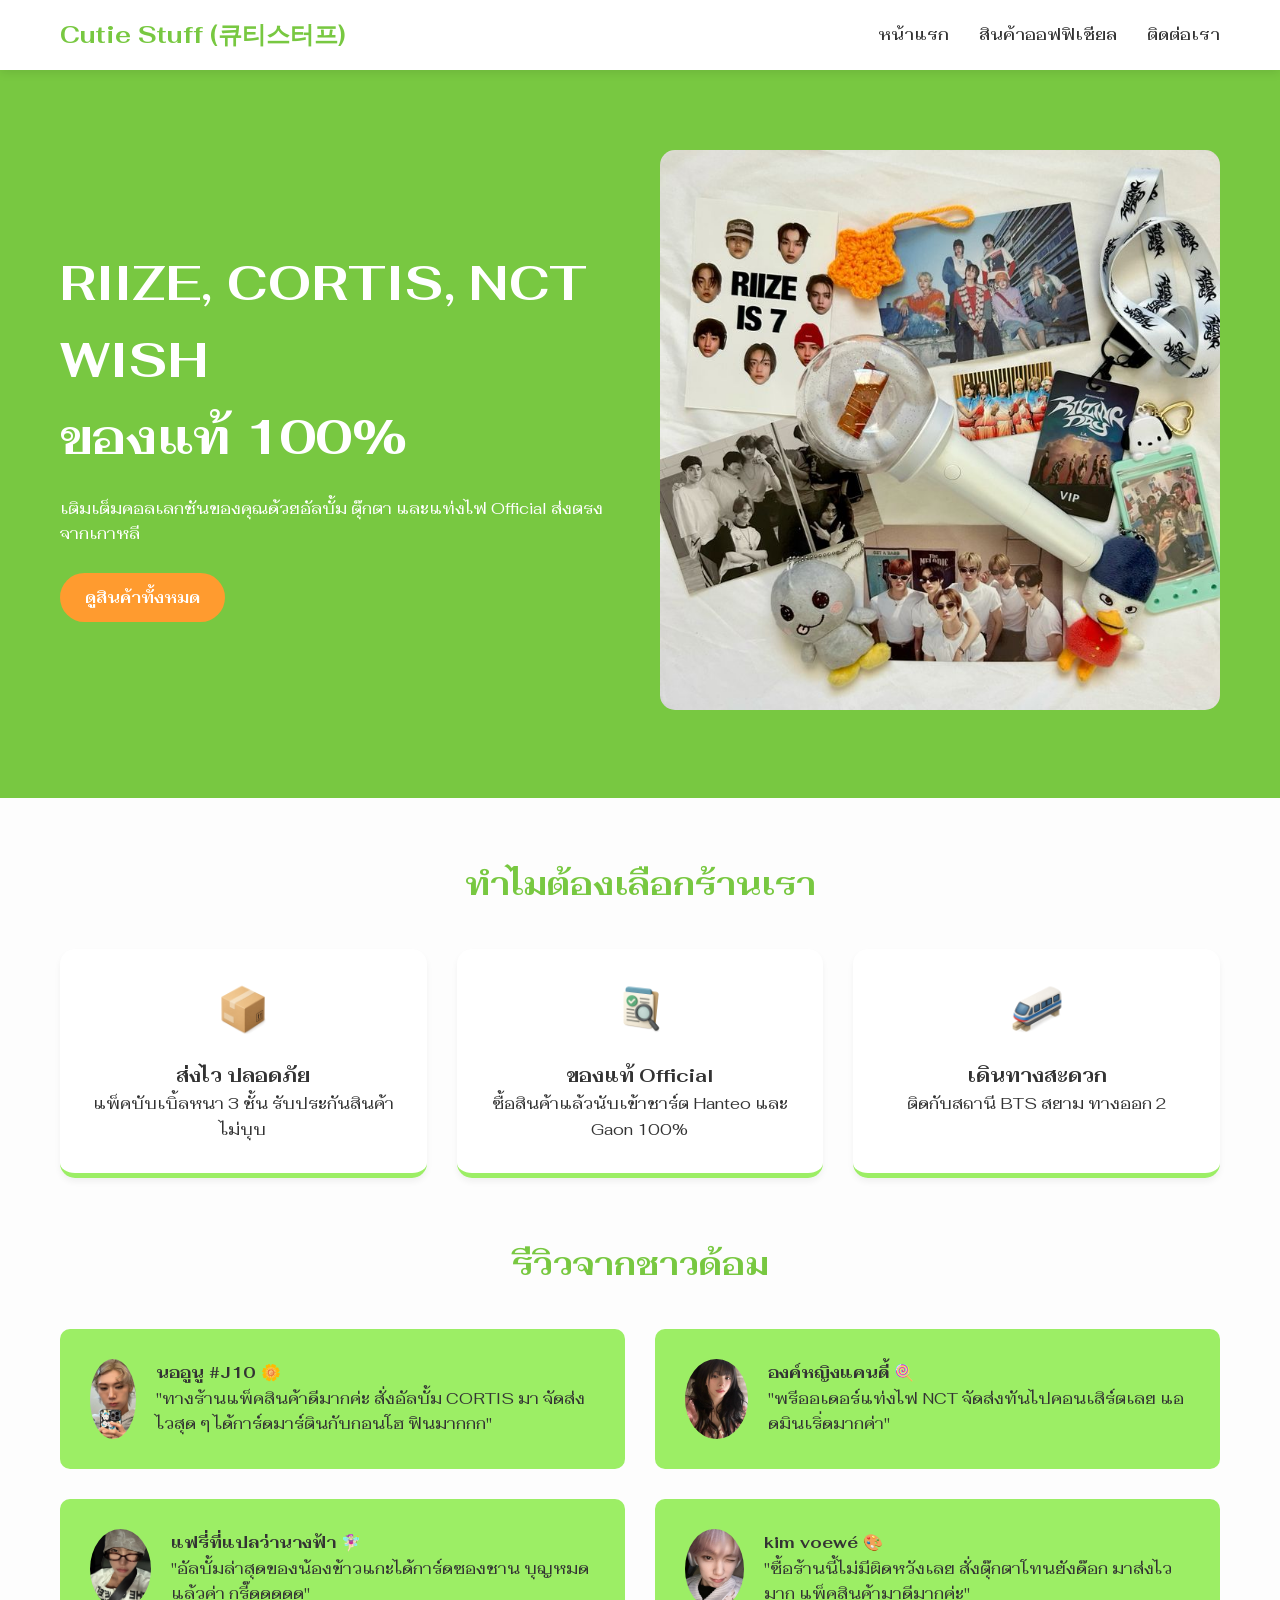
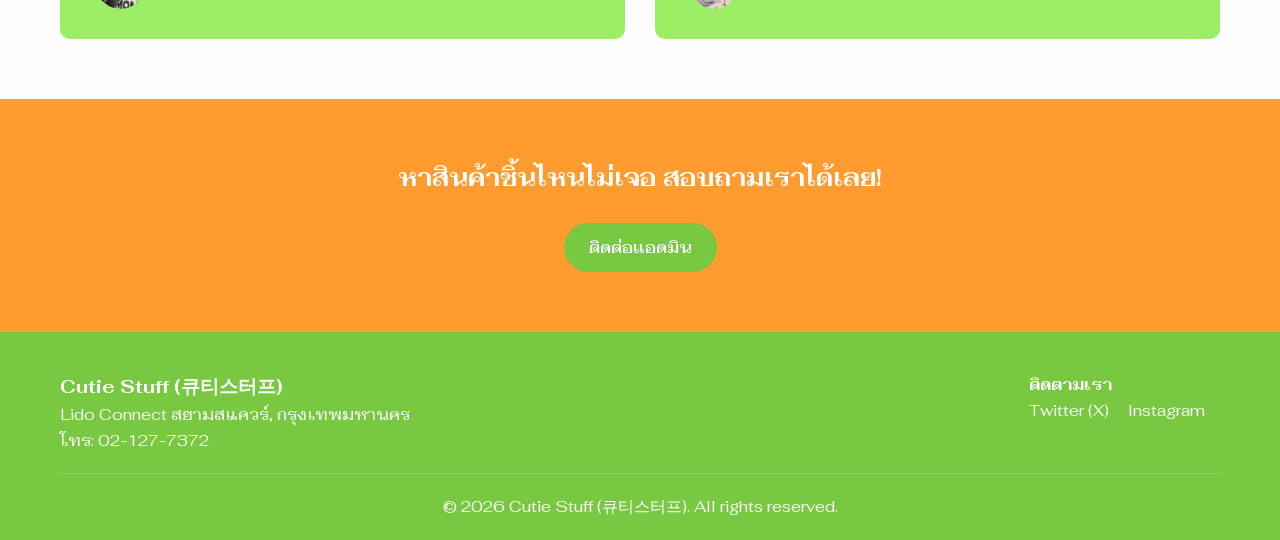
<file: index.html>
<!DOCTYPE html>
<html lang="th">
<head>
    <meta charset="UTF-8">
    <meta name="viewport" content="width=device-width, initial-scale=1.0">
    <title>Cutie Stuff Store</title>
    <link rel="icon" type="image/jpeg" href="images/icon-fourclover.png">
    <link rel="stylesheet" href="css/style.css">
</head>
<body>
    <header class="navbar">
        <div class="container nav-container">
            <a href="index.html" class="logo">Cutie Stuff (큐티스터프)</a>
            <nav>
                <ul class="nav-links">
                    <li><a href="index.html">หน้าแรก</a></li>
                    <li><a href="menu.html">สินค้าออฟฟิเชียล</a></li>
                    <li><a href="contact.html">ติดต่อเรา</a></li>
                </ul>
            </nav>
        </div>
    </header>
    <main>
        <section class="hero">
            <div class="container" style="display: flex; align-items: center;">
                <div class="hero-content">
                    <h1>RIIZE, CORTIS, NCT WISH <br> ของแท้ 100%</h1>
                    <p>เติมเต็มคอลเลกชันของคุณด้วยอัลบั้ม ตุ๊กตา และแท่งไฟ Official ส่งตรงจากเกาหลี</p>
                    <br>
                    <a href="menu.html" class="btn btn-primary">ดูสินค้าทั้งหมด</a>
                </div>
                <div class="hero-image">
                    <img src="images/riize-merch.jpeg" alt="แบนเนอร์โปรโมทสินค้า">
                </div>
            </div>
        </section>

        <section class="container">
            <h2 class="section-title">ทำไมต้องเลือกร้านเรา</h2>
            <div class="features-grid">
                <div class="feature-card">
                    <img src="images/icon-box.png" alt="ไอคอนส่งของ">
                    <h3>ส่งไว ปลอดภัย</h3>
                    <p>แพ็คบับเบิ้ลหนา 3 ชั้น รับประกันสินค้าไม่บุบ</p>
                </div>
                <div class="feature-card">
                    <img src="images/icon-official.png" alt="ไอคอนออฟฟิเชียล">
                    <h3>ของแท้ Official</h3>
                    <p>ซื้อสินค้าแล้วนับเข้าชาร์ต Hanteo และ Gaon 100%</p>
                </div> 
                <div class="feature-card">
                    <img src="images/icon-train.png" alt="ไอคอนการ์ด">
                    <h3>เดินทางสะดวก</h3>
                    <p>ติดกับสถานี BTS สยาม ทางออก 2</p>
                </div>      
            </div>
        </section>

        <section class="container">
            <h2 class="section-title">รีวิวจากชาวด้อม</h2>
            <div class="testimonials-grid">
                <div class="review-card">
                    <img src="images/nowoonu-review.jpg" alt="โปรไฟล์นออูนู" class="profile-img">
                    <div>
                        <h4>นออูนู #J10 🌼</h4>
                        <p>"ทางร้านแพ็คสินค้าดีมากค่ะ สั่งอัลบั้ม CORTIS มา จัดส่งไวสุด ๆ ได้การ์ดมาร์ตินกับกอนโฮ ฟินมากกก"</p>
                    </div>
                </div>
                <div class="review-card">
                    <img src="images/candy-review.jpg" alt="โปรไฟล์แคนดี้" class="profile-img">
                    <div>
                        <h4>องค์หญิงแคนดี้ 🍭</h4>
                        <p>"พรีออเดอร์แท่งไฟ NCT จัดส่งทันไปคอนเสิร์ตเลย แอดมินเริ่ดมากค่า"</p>
                    </div>
                </div>
                <div class="review-card">
                    <img src="images/fairy-review.jpg" alt="โปรไฟล์แฟรี่" class="profile-img">
                    <div>
                        <h4>แฟรี่ที่แปลว่านางฟ้า 🧚🏻‍♀</h4>
                        <p>"อัลบั้มล่าสุดของน้องข้าวแกะได้การ์ดซองชาน บุญหมดแล้วค่า กรี๊ดดดดด"</p>
                    </div>
                </div>
                <div class="review-card">
                    <img src="images/kimvoewe-review.jpg" alt="โปรไฟล์วออีวี" class="profile-img">
                    <div>
                        <h4>kim voewé 🎨</h4>
                        <p>"ซื้อร้านนี้ไม่มีผิดหวังเลย สั่งตุ๊กตาโทนยังด๊อก มาส่งไวมาก แพ็คสินค้ามาดีมากค่ะ"</p>
                    </div>
                </div>
            </div>
        </section>

        <section class="cta-section">
            <div class="container">
                <h2>หาสินค้าชิ้นไหนไม่เจอ สอบถามเราได้เลย!</h2>
                <br>
                <a href="contact.html" class="btn btn-primary" style="background-color: var(--primary);">ติดต่อแอดมิน</a>
            </div>
        </section>
    </main>

    <footer>
        <div class="container">
            <div class="footer-content">
                <div>
                    <h3>Cutie Stuff (큐티스터프)</h3>
                    <p>Lido Connect สยามสแควร์, กรุงเทพมหานคร</p>
                    <p>โทร: 02-127-7372</p>
                </div>
                <div class="social-links">
                    <h4>ติดตามเรา</h4>
                    <a href="#">Twitter (X)</a>
                    <a href="#">Instagram</a>
                </div>
            </div>
            <div class="copyright">
                <p>&copy; 2026 Cutie Stuff (큐티스터프). All rights reserved.</p>
            </div>
        </div>
    </footer>

</body>
</html>
</file>
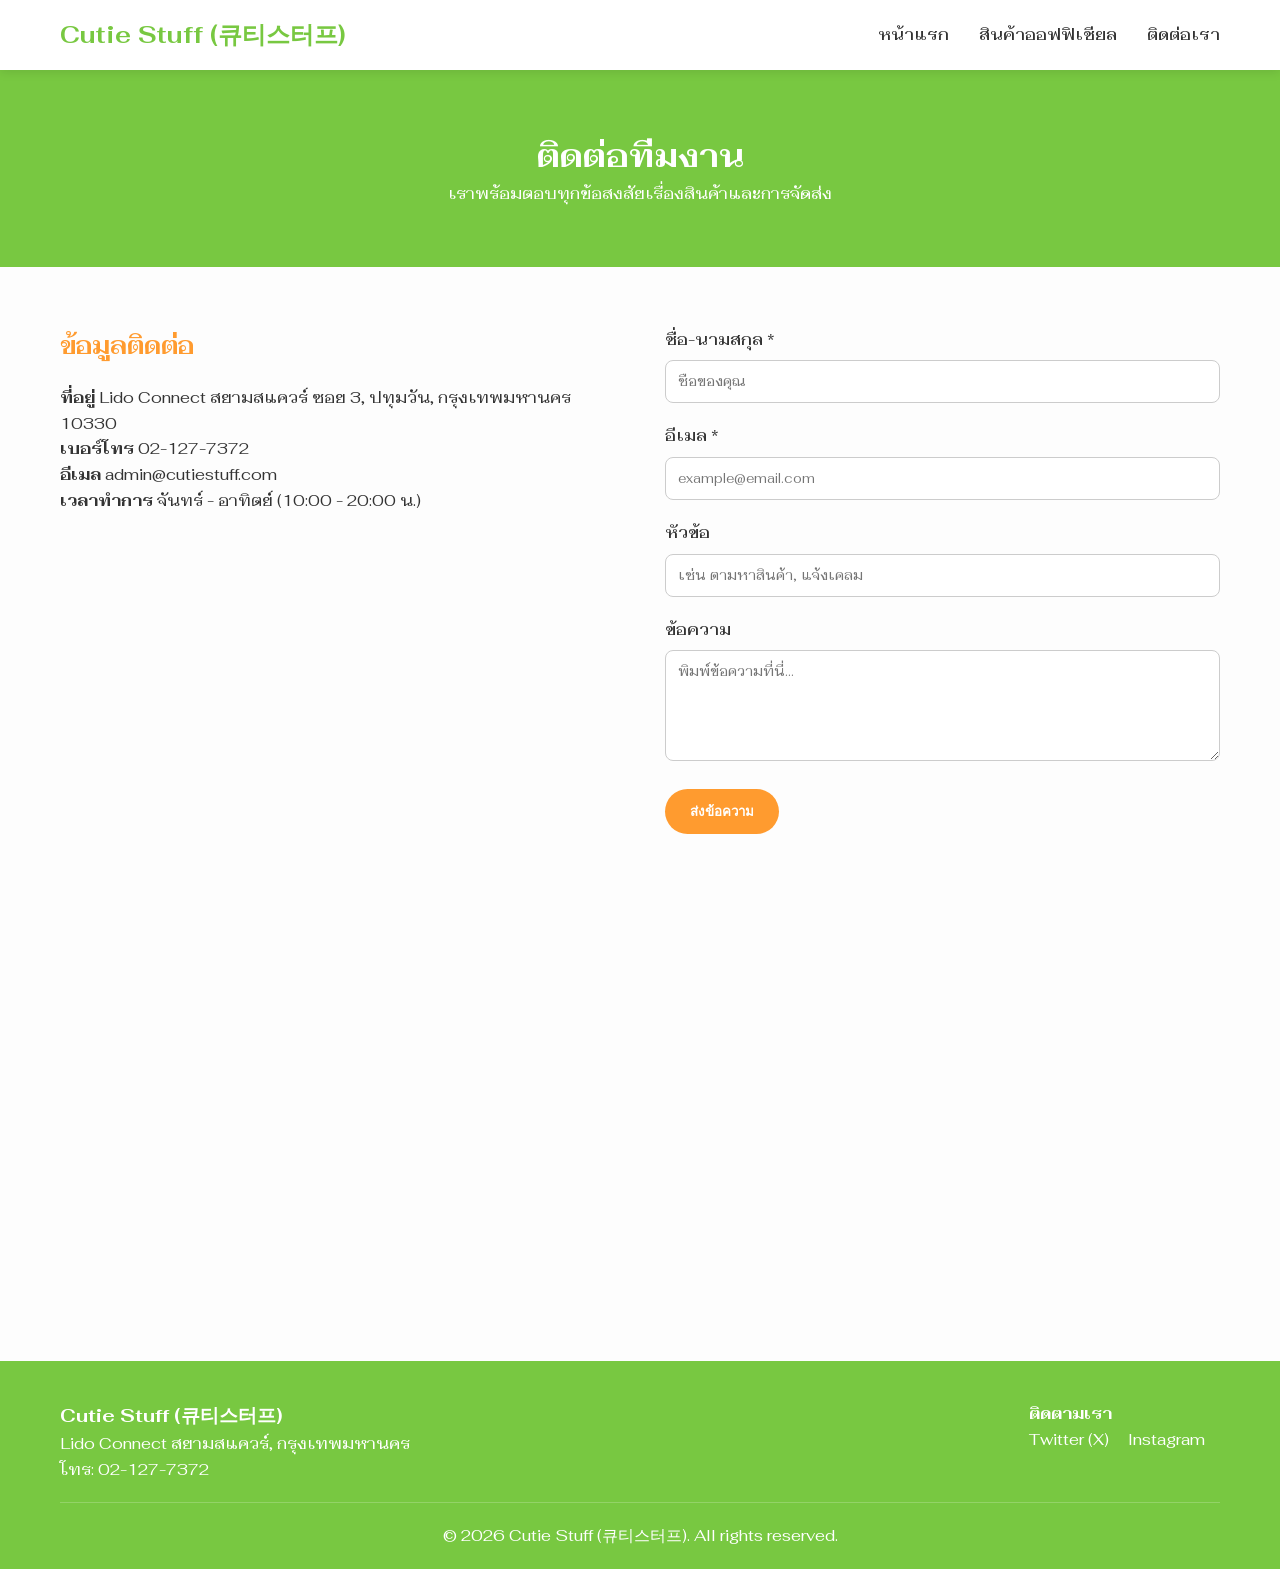
<file: contact.html>
<!DOCTYPE html>
<html lang="th">
<head>
    <meta charset="UTF-8">
    <meta name="viewport" content="width=device-width, initial-scale=1.0">
    <title>Cutie Stuff Contact</title>
    <link rel="icon" type="image/jpeg" href="images/icon-fourclover.png">
    <link rel="stylesheet" href="css/style.css">
</head>
<body>
    <header class="navbar">
        <div class="container nav-container">
            <a href="index.html" class="logo">Cutie Stuff (큐티스터프)</a>
            <nav>
                <ul class="nav-links">
                    <li><a href="index.html">หน้าแรก</a></li>
                    <li><a href="menu.html">สินค้าออฟฟิเชียล</a></li>
                    <li><a href="contact.html">ติดต่อเรา</a></li>
                </ul>
            </nav>
        </div>
    </header>
    <main>
        <div class="page-header" style="background-color: var(--primary); color: white;">
            <div class="container">
                <h1>ติดต่อทีมงาน</h1>
                <p>เราพร้อมตอบทุกข้อสงสัยเรื่องสินค้าและการจัดส่ง</p>
            </div>
        </div>

        <section class="container">
            <div class="contact-grid">
                <div>
                    <h2 style="color: var(--secondary); margin-bottom: 20px;">ข้อมูลติดต่อ</h2>
                    <p><strong>ที่อยู่</strong> Lido Connect สยามสแควร์ ซอย 3, ปทุมวัน, กรุงเทพมหานคร 10330</p>
                    <p><strong>เบอร์โทร</strong> 02-127-7372</p>
                    <p><strong>อีเมล</strong> admin@cutiestuff.com</p>
                    <p><strong>เวลาทำการ</strong> จันทร์ - อาทิตย์ (10:00 - 20:00 น.)</p>
                </div>

                <form action="#" method="get">
                    <div class="form-group">
                        <label for="name">ชื่อ-นามสกุล *</label>
                        <input type="text" id="name" name="name" placeholder="ชื่อของคุณ" required>
                    </div>
                    <div class="form-group">
                        <label for="email">อีเมล *</label>
                        <input type="email" id="email" name="email" placeholder="example@email.com" required>
                    </div>
                    <div class="form-group">
                        <label for="subject">หัวข้อ</label>
                        <input type="text" id="subject" name="subject" placeholder="เช่น ตามหาสินค้า, แจ้งเคลม">
                    </div>
                    <div class="form-group">
                        <label for="message">ข้อความ</label>
                        <textarea id="message" name="message" rows="5" placeholder="พิมพ์ข้อความที่นี่..."></textarea>
                    </div>
                    <button type="submit" class="btn btn-primary">ส่งข้อความ</button>
                </form>
            </div>

            <div class="map-container">
                <iframe src="https://www.google.com/maps/embed?pb=!1m18!1m12!1m3!1d3875.556460021112!2d100.5325469!3d13.745282099999999!2m3!1f0!2f0!3f0!3m2!1i1024!2i768!4f13.1!3m3!1m2!1s0x30e29fe556e28b65%3A0x7acec73559582ba9!2z4Lil4Li04LmC4LiU4LmJIOC4hOC4reC4meC5gOC4meC5h-C4hOC4l-C5jA!5e0!3m2!1sth!2sth!4v1784893484516!5m2!1sth!2sth" width="600" height="450" style="border:0;" allowfullscreen="" loading="lazy" referrerpolicy="strict-origin-when-cross-origin"></iframe>
            </div>
        </section>
    </main>
<footer>
        <div class="container">
            <div class="footer-content">
                <div>
                    <h3>Cutie Stuff (큐티스터프)</h3>
                    <p>Lido Connect สยามสแควร์, กรุงเทพมหานคร</p>
                    <p>โทร: 02-127-7372</p>
                </div>
                <div class="social-links">
                    <h4>ติดตามเรา</h4>
                    <a href="#">Twitter (X)</a>
                    <a href="#">Instagram</a>
                </div>
            </div>
            <div class="copyright">
                <p>&copy; 2026 Cutie Stuff (큐티스터프). All rights reserved.</p>
            </div>
        </div>
    </footer>
    </body>
</html>
</file>
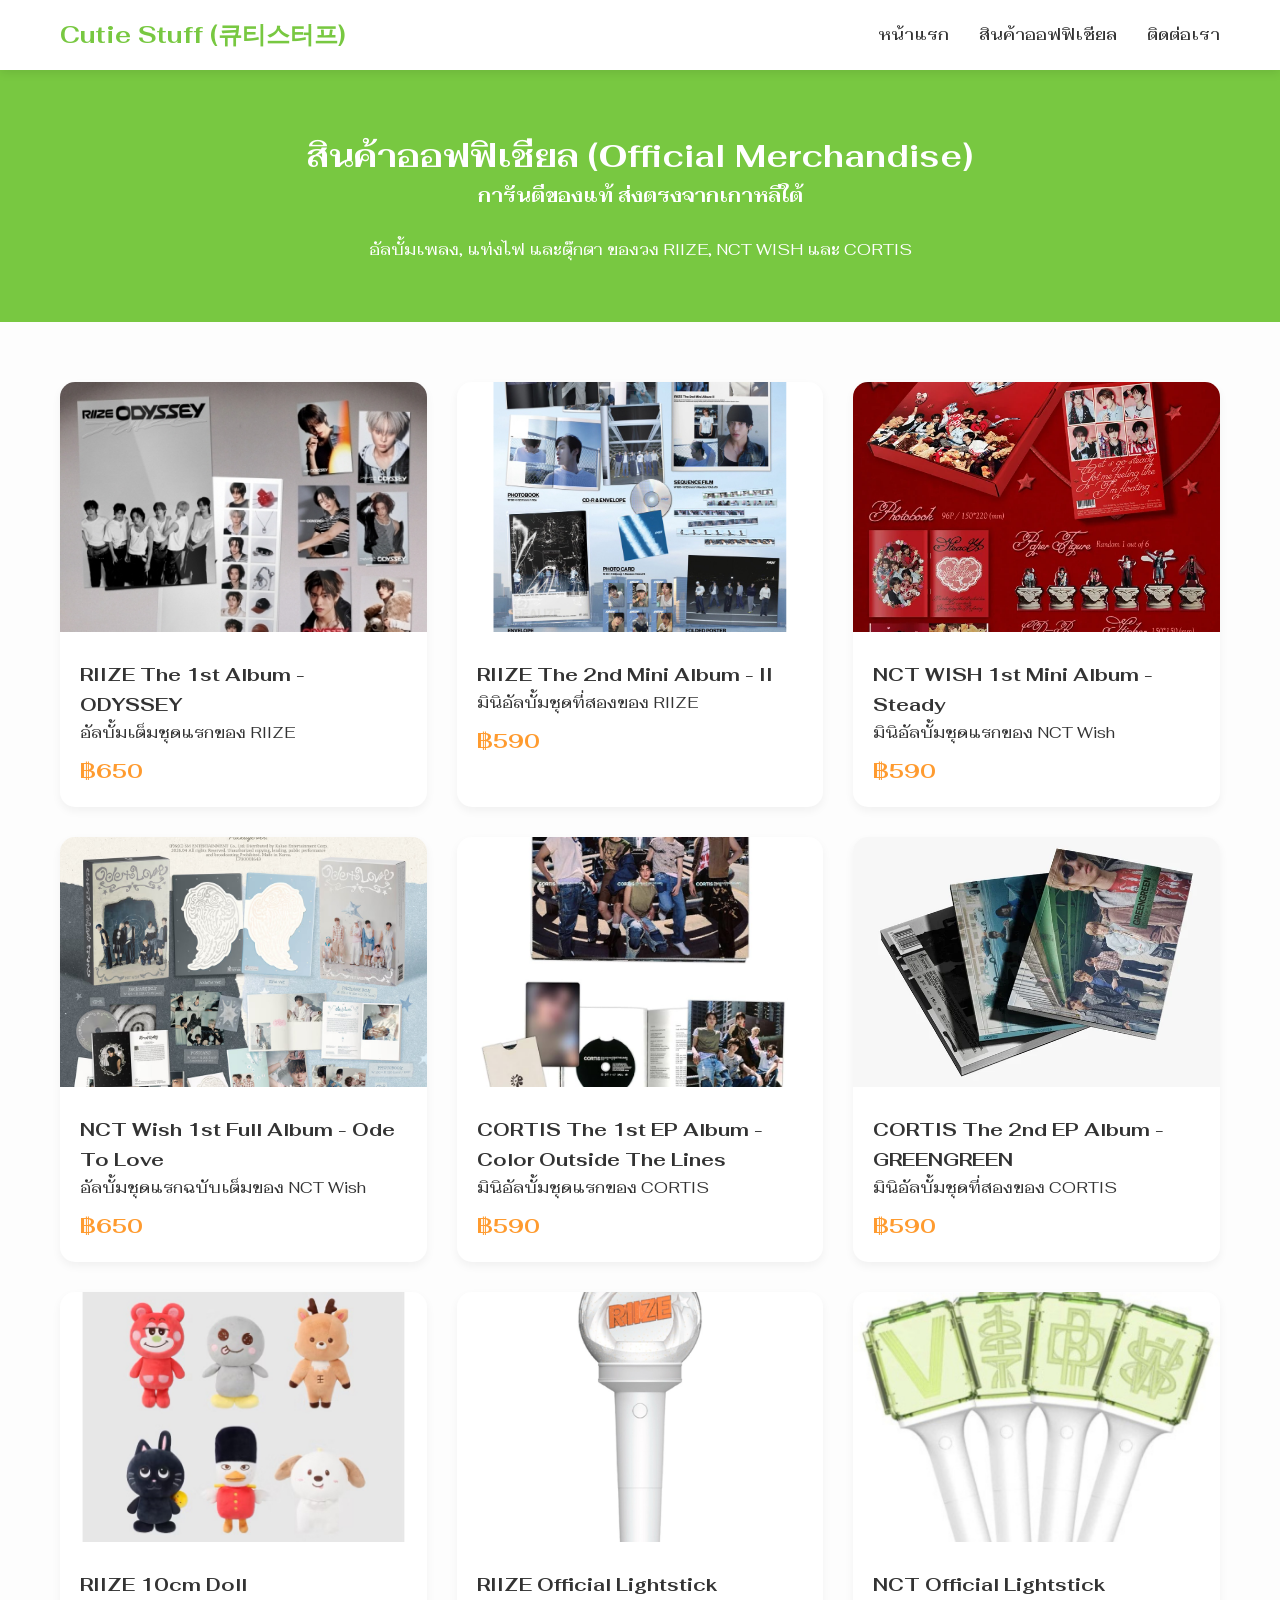
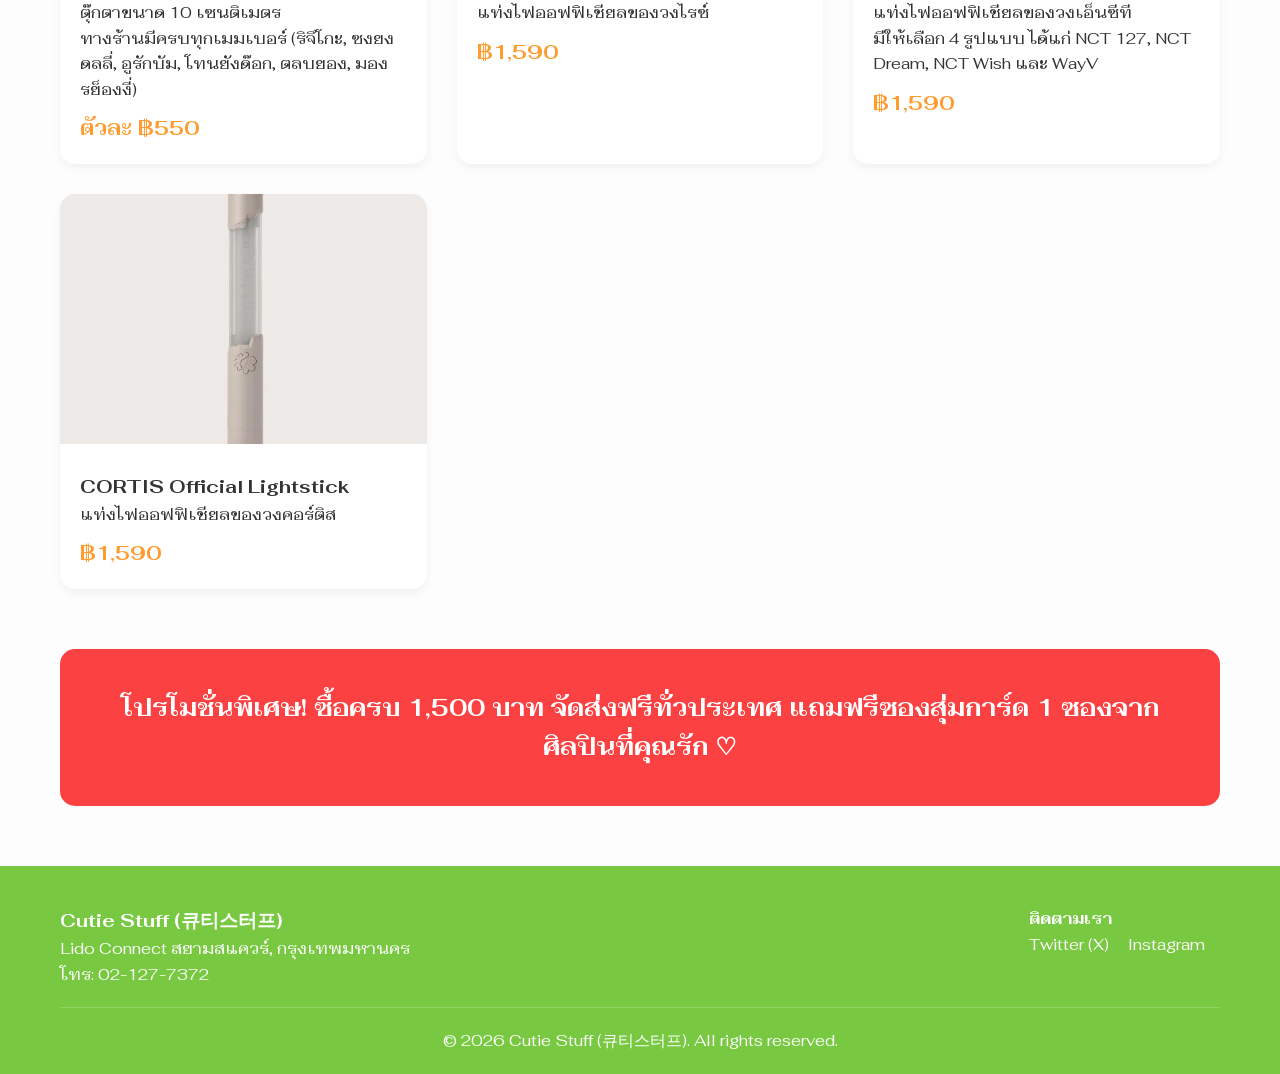
<file: menu.html>
<!DOCTYPE html>
<html lang="th">
<head>
    <meta charset="UTF-8">
    <meta name="viewport" content="width=device-width, initial-scale=1.0">
    <title>Cutie Stuff Merchandise</title>
    <link rel="icon" type="image/jpeg" href="images/icon-fourclover.png">
    <link rel="stylesheet" href="css/style.css">
</head>
<body>
    <header class="navbar">
        <div class="container nav-container">
            <a href="index.html" class="logo">Cutie Stuff (큐티스터프)</a>
            <nav>
                <ul class="nav-links">
                    <li><a href="index.html">หน้าแรก</a></li>
                    <li><a href="menu.html">สินค้าออฟฟิเชียล</a></li>
                    <li><a href="contact.html">ติดต่อเรา</a></li>
                </ul>
            </nav>
        </div>
    </header>
    <main>
        <div class="page-header" style="background-color: var(--primary); color: white;">
            <div class="container">
                <h1>สินค้าออฟฟิเชียล (Official Merchandise)</h1>
                <h3>การันตีของแท้ ส่งตรงจากเกาหลีใต้</h3><br>
                <p>อัลบั้มเพลง, แท่งไฟ และตุ๊กตา ของวง RIIZE, NCT WISH และ CORTIS</p>
            </div>
        </div>
        <section class="container">
            <div class="product-grid">
                <div class="product-card">
                    <img src="images/riize-odyssey.jpg" alt="RIIZE ODYSSEY" class="product-img">
                    <div class="product-info">
                        <h3>RIIZE The 1st Album - ODYSSEY</h3>
                        <p>อัลบั้มเต็มชุดแรกของ RIIZE</p>
                        <p class="product-price">฿650</p>
                    </div>
                </div>
                <div class="product-card">
                    <img src="images/riize-ii.jpeg" alt="RIIZE II" class="product-img">
                    <div class="product-info">
                        <h3>RIIZE The 2nd Mini Album - II</h3>
                        <p>มินิอัลบั้มชุดที่สองของ RIIZE</p>
                        <p class="product-price">฿590</p>
                    </div>
                </div>
                <div class="product-card">
                    <img src="images/nctwish-steady.jpg" alt="NCT WISH Steady" class="product-img">
                    <div class="product-info">
                        <h3>NCT WISH 1st Mini Album - Steady </h3>
                        <p>มินิอัลบั้มชุดแรกของ NCT Wish</p>
                        <p class="product-price">฿590</p>
                    </div>
                </div>
                <div class="product-card">
                    <img src="images/nctwish-odetolove.jpg" alt="NCT Wish Ode To Love" class="product-img">
                    <div class="product-info">
                        <h3>NCT Wish 1st Full Album - Ode To Love</h3>
                        <p>อัลบั้มชุดแรกฉบับเต็มของ NCT Wish</p>
                        <p class="product-price">฿650</p>
                    </div>
                </div>
                <div class="product-card">
                    <img src="images/cortis-coloroutsidethelines.jpg" alt="CORTIS Color Outside The Lines" class="product-img">
                    <div class="product-info">
                        <h3>CORTIS The 1st EP Album - Color Outside The Lines</h3>
                        <p>มินิอัลบั้มชุดแรกของ CORTIS</p>
                        <p class="product-price">฿590</p>
                    </div>
                </div>
                <div class="product-card">
                    <img src="images/cortis-greengreen.jpg" alt="CORTIS GREENGREEN" class="product-img">
                    <div class="product-info">
                        <h3>CORTIS The 2nd EP Album - GREENGREEN</h3>
                        <p>มินิอัลบั้มชุดที่สองของ CORTIS</p>
                        <p class="product-price">฿590</p>
                    </div>
                </div>
                <div class="product-card">
                    <img src="images/riize-doll.jpeg" alt="RIIZE Doll" class="product-img">
                    <div class="product-info">
                        <h3>RIIZE 10cm Doll</h3>
                        <p>ตุ๊กตาขนาด 10 เซนติเมตร</p>
                        <p>ทางร้านมีครบทุกเมมเบอร์ (ริจึโกะ, ซงยงดลลี่, อูรักบัม, โทนยังด๊อก, ตลบยอง, มองรย็องงี่)</p>
                        <p class="product-price">ตัวละ ฿550</p>
                    </div>
                </div>
            <div class="product-card">
                    <img src="images/riize-lightstick.jpg" alt="RIIZE Lightstick" class="product-img">
                    <div class="product-info">
                        <h3>RIIZE Official Lightstick</h3>
                        <p>แท่งไฟออฟฟิเชียลของวงไรซ์</p>
                        <p class="product-price">฿1,590</p>
                    </div>
            </div>
            <div class="product-card">
                    <img src="images/nct-lightstick.jpeg" alt="NCT Lightstick" class="product-img">
                    <div class="product-info">
                        <h3>NCT Official Lightstick</h3>
                        <p>แท่งไฟออฟฟิเชียลของวงเอ็นซีที</p>
                        <p>มีให้เลือก 4 รูปแบบ ได้แก่ NCT 127, NCT Dream, NCT Wish และ WayV</p>
                        <p class="product-price">฿1,590</p>
                    </div>
                </div>
            <div class="product-card">
                    <img src="images/cortis-lightstick.jpeg" alt="CORTIS Lightstick" class="product-img">
                    <div class="product-info">
                        <h3>CORTIS Official Lightstick</h3>
                        <p>แท่งไฟออฟฟิเชียลของวงคอร์ติส</p>
                        <p class="product-price">฿1,590</p>
                    </div>
                </div>
            </div>
            </div>

            <div class="promo-banner">
                โปรโมชั่นพิเศษ! ซื้อครบ 1,500 บาท จัดส่งฟรีทั่วประเทศ แถมฟรีซองสุ่มการ์ด 1 ซองจากศิลปินที่คุณรัก ♡
            </div>
        </section>
    </main>
    <footer>
        <div class="container">
            <div class="footer-content">
                <div>
                    <h3>Cutie Stuff (큐티스터프)</h3>
                    <p>Lido Connect สยามสแควร์, กรุงเทพมหานคร</p>
                    <p>โทร: 02-127-7372</p>
                </div>
                <div class="social-links">
                    <h4>ติดตามเรา</h4>
                    <a href="#">Twitter (X)</a>
                    <a href="#">Instagram</a>
                </div>
            </div>
            <div class="copyright">
                <p>&copy; 2026 Cutie Stuff (큐티스터프). All rights reserved.</p>
            </div>
        </div>
    </footer>
    </body>
</html>
</file>
<file: css/style.css>
@import url('https://fonts.googleapis.com/css2?family=Fahkwang:wght@300;400;500;700&display=swap');

/* CSS Variables */
:root {
    --primary: #78C841; 
    --secondary: #FF9B2F; 
    --accent: #9cee65; 
    --highlight: #FB4141;
    --bg-light: #fdfdfd;
    --text-dark: #333333;
    --white: #ffffff;
}
* {
    margin: 0;
    padding: 0;
    box-sizing: border-box;
}

body {
    font-family: 'Fahkwang', sans-serif;
    background-color: var(--bg-light);
    color: var(--text-dark);
    line-height: 1.6;
}
.container {
    max-width: 1200px;
    margin: 0 auto;
    padding: 0 20px;
}

.navbar {
    background-color: var(--white);
    box-shadow: 0 2px 10px rgba(0,0,0,0.1);
    position: sticky;
    top: 0;
    z-index: 100;
}

.nav-container {
    display: flex;
    justify-content: space-between;
    align-items: center;
    height: 70px;
}

.logo {
    font-size: 24px;
    font-weight: 700;
    color: var(--primary);
    text-decoration: none;
}

.nav-links {
    display: flex;
    list-style: none;
    gap: 30px;
}

.nav-links a {
    text-decoration: none;
    color: var(--text-dark);
    font-weight: 500;
    transition: color 0.3s ease;
}

.nav-links a:hover {
    color: var(--secondary);
}

.btn {
    display: inline-block;
    padding: 12px 25px;
    border-radius: 25px;
    text-decoration: none;
    font-weight: 600;
    transition: all 0.3s ease;
    border: none;
    cursor: pointer;
}

.btn-primary {
    background-color: var(--secondary);
    color: var(--white);
}

.btn-primary:hover {
    background-color: var(--primary);
    transform: translateY(-2px);
}

/* ---------------- index.html ---------------- */
.hero {
    display: flex;
    align-items: center;
    justify-content: space-between;
    padding: 80px 0;
    background-color: var(--primary);
    color: var(--white);
}

.hero-content {
    flex: 1;
    padding-right: 40px;
}

.hero-content h1 {
    font-size: 3rem;
    margin-bottom: 20px;
}

.hero-image {
    flex: 1;
}

.hero-image img {
    width: 100%;
    border-radius: 15px;
}
.section-title {
    text-align: center;
    font-size: 2rem;
    margin: 60px 0 40px;
    color: var(--primary);
}

.features-grid {
    display: grid;
    grid-template-columns: repeat(3, 1fr);
    gap: 30px;
    margin-bottom: 60px;
     
}

.feature-card {
    background: var(--white);
    padding: 30px;
    border-radius: 15px;
    text-align: center;
    border-bottom: 5px solid var(--accent);
    box-shadow: 0 4px 6px rgba(0,0,0,0.05);
}

.feature-card img {
    width: 60px;
    margin-bottom: 15px;
}
.testimonials-grid {
    display: grid;
    grid-template-columns: repeat(2, 1fr);
    gap: 30px;
    margin-bottom: 60px;
}

.review-card {
    background: var(--accent);
    padding: 30px;
    border-radius: 10px;
    display: flex;
    align-items: center;
    gap: 20px;
}

.profile-img {
    width: 80px;
    height: 80px;
    border-radius: 50%;
    object-fit: cover;
}

.cta-section {
    background-color: var(--secondary);
    text-align: center;
    padding: 60px 0;
    color: var(--white);
}

/* ---------------- menu.html ---------------- */
.page-header {
    text-align: center;
    padding: 60px 0;
    background-color: var(--accent);
}

.product-grid {
    display: grid;
    grid-template-columns: repeat(3, 1fr); 
    gap: 30px;
    margin: 60px 0;
}

.product-card {
    background: var(--white);
    border-radius: 15px;
    overflow: hidden;
    box-shadow: 0 4px 10px rgba(0,0,0,0.05);
    transition: transform 0.3s ease, box-shadow 0.3s ease;
}

.product-card:hover {
    transform: translateY(-10px); 
    box-shadow: 0 10px 20px rgba(180, 229, 13, 0.4); 
}

.product-img {
    width: 100%;
    height: 250px;
    object-fit: cover;
}

.product-info {
    padding: 20px;
}

.product-price {
    color: var(--secondary);
    font-size: 1.25rem;
    font-weight: 700;
    margin-top: 10px;
}

.promo-banner {
    background-color: var(--highlight);
    color: var(--white);
    text-align: center;
    padding: 40px;
    font-size: 1.5rem;
    font-weight: 700;
    border-radius: 15px;
    margin-bottom: 60px;
}

/* ---------------- contact.html ---------------- */
.contact-grid {
    display: grid;
    grid-template-columns: 1fr 1fr;
    gap: 50px;
    margin: 60px 0;
}

.form-group {
    margin-bottom: 20px;
}

.form-group label {
    display: block;
    margin-bottom: 8px;
    font-weight: 500;
}

.form-group input,
.form-group textarea {
    width: 100%;
    padding: 12px;
    border: 1px solid #ccc;
    border-radius: 8px;
    font-family: 'Fahkwang', sans-serif;
}

.map-container iframe {
    width: 100%;
    height: 400px;
    border: none;
    border-radius: 15px;
    margin-bottom: 60px;
}


footer {
    background-color: var(--primary);
    color: var(--white);
    padding: 40px 0 20px;
}

.footer-content {
    display: flex;
    justify-content: space-between;
    margin-bottom: 20px;
}

.social-links a {
    color: var(--white);
    margin-right: 15px;
    text-decoration: none;
}

.social-links a:hover {
    color: var(--secondary);
}

.copyright {
    text-align: center;
    border-top: 1px solid rgba(255,255,255,0.2);
    padding-top: 20px;
}


@media (max-width: 768px) {
    .hero { flex-direction: column; text-align: center; }
    .hero-content { padding-right: 0; margin-bottom: 30px; }
    .features-grid, .testimonials-grid, .product-grid, .contact-grid {
        grid-template-columns: 1fr;
    }
    .footer-content { flex-direction: column; text-align: center; gap: 20px; }
    .nav-links { display: none; } 
}
</file>
